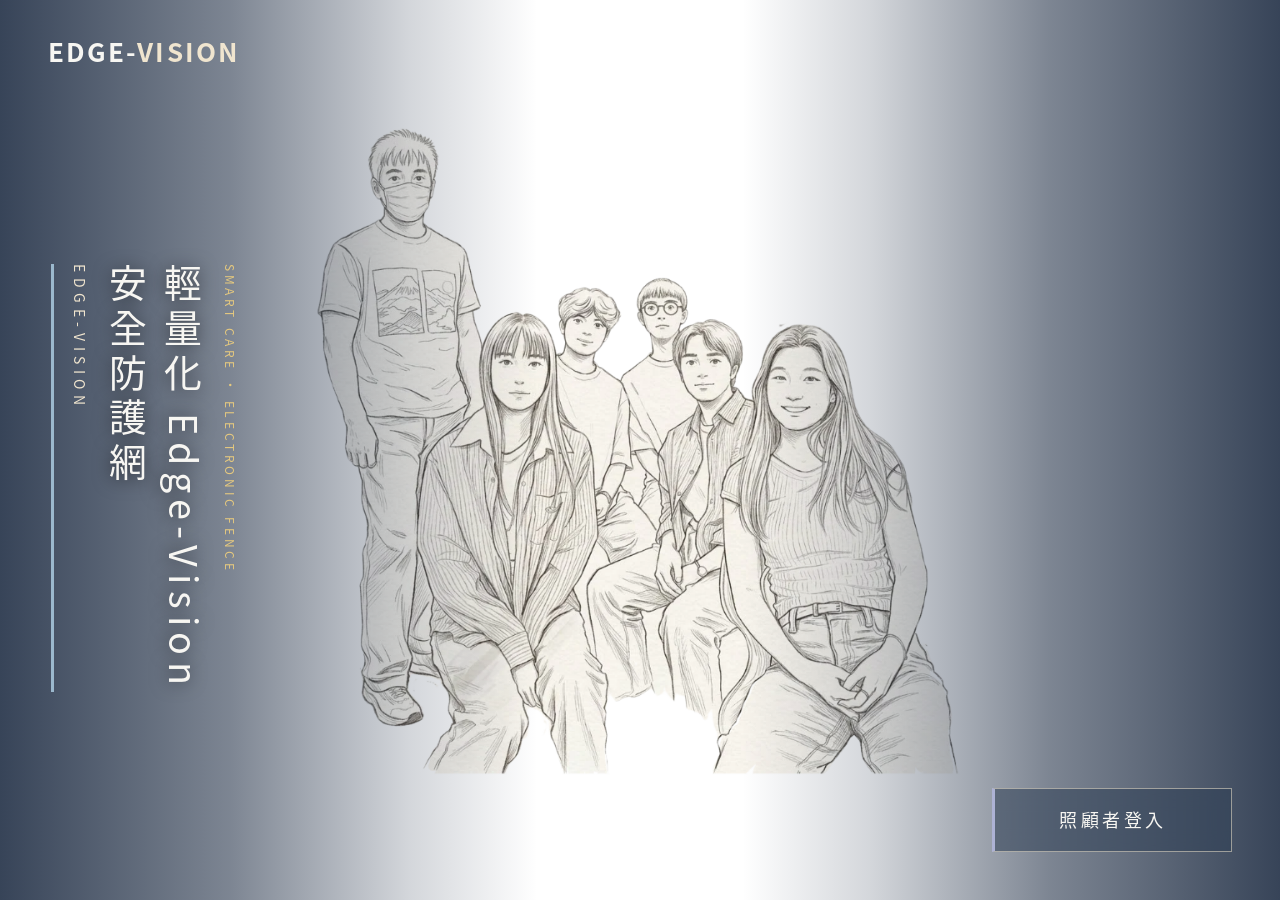
<file: templates/login.html>
<!DOCTYPE html>
<html lang="zh-Hant">
<script src="/static/js/theme-toggle.js"></script>

<head>
  <meta charset="UTF-8" />
  <meta name="viewport" content="width=device-width, initial-scale=1.0" />
  <title>EDGE-Vision 身分選擇</title>
  <link rel="preconnect" href="https://fonts.googleapis.com">
  <link rel="preconnect" href="https://fonts.gstatic.com" crossorigin>
  <link href="https://fonts.googleapis.com/css2?family=Noto+Sans+TC:wght@400;500;700&display=swap" rel="stylesheet">
  <link rel="stylesheet" href="/static/css/design-system.css" />
  <style>
    /* ===================== 電子圍籬配色系統（與監看頁相同） ===================== */
    :root {
      --bg: #101024;
      /* 背景 深紫黑 */
      --card: #171C23;
      /* 卡片 冷灰黑 */
      --primary: #78E3F5;
      /* 冰藍：系統 / 科技 */
      --fence: #D8FF5A;
      /* 螢光黃綠：電子圍籬 */
      --alert: #FF8066;
      /* 珊瑚橘：警示 */
      --text: #F5F1EA;
      /* 暖白文字 */
      --text-muted: rgba(245, 241, 234, 0.72);
      --on-primary: #101024;
      /* 冰藍底上的文字 */
    }

    * {
      box-sizing: border-box;
    }

    html,
    body {
      height: 100%;
    }

    body {
      margin: 0;
      background-color: var(--bg);
      color: var(--text);
      font-family: 'PingFang TC', 'PingFang SC', 'Noto Sans TC', sans-serif;
      overflow: hidden;
      /* 單頁：不捲動 */
    }

    /* ================= 全螢幕背景 ================= */
    .hero {
      position: relative;
      height: 100vh;
      width: 100%;
      overflow: hidden;
      /* 照片：static/img/IMG_4917.png；沒有照片時顯示深色漸層備援 */
      background:
        url('/static/img/IMG_4917.png') center / cover no-repeat,
        radial-gradient(ellipse at 20% 30%, rgba(120, 227, 245, 0.18), transparent 55%),
        radial-gradient(ellipse at 80% 75%, rgba(216, 255, 90, 0.10), transparent 55%),
        var(--bg);
    }

    /* 深色遮罩：左右兩邊較暗，中間保持明亮 */
    .hero::before {
      content: "";
      position: absolute;
      inset: 0;
      background:
        linear-gradient(90deg, rgba(16, 16, 36, 0.92) 0%, rgba(16, 16, 36, 0.6) 18%, rgba(16, 16, 36, 0.2) 32%, rgba(16, 16, 36, 0) 42%),
        linear-gradient(270deg, rgba(16, 16, 36, 0.92) 0%, rgba(16, 16, 36, 0.6) 18%, rgba(16, 16, 36, 0.2) 32%, rgba(16, 16, 36, 0) 42%);
      z-index: 1;
    }

    /* ================= 頂部列 ================= */
    .topbar {
      position: absolute;
      top: 0;
      left: 0;
      right: 0;
      height: 104px;
      z-index: 10;
      display: flex;
      align-items: center;
      padding: 0 48px;
    }

    .brand {
      text-decoration: none;
      color: var(--text);
    }

    .brand-name {
      font-size: 26px;
      font-weight: 700;
      letter-spacing: 0.08em;
    }

    .brand-name b {
      color: var(--primary);
      font-weight: 700;
    }

    /* ================= 左邊直書標題 ================= */
    .title-wrap {
      position: absolute;
      top: 104px;
      bottom: 48px;
      left: 4%;
      z-index: 5;
      display: flex;
      align-items: center;
    }

    .title-area {
      writing-mode: vertical-rl;
      text-orientation: mixed;
      display: flex;
      flex-direction: column;
      /* 直書時：各行由右往左並排 */
      align-items: flex-start;
      gap: 14px;
      max-height: calc(100vh - 172px);
      padding-left: 18px;
      border-left: 3px solid var(--fence);
      /* 螢光黃綠「圍籬」線 */
      animation: introIn 1.2s ease-out both;
    }

    @keyframes introIn {
      from {
        opacity: 0;
        transform: translateX(-16px);
      }

      to {
        opacity: 1;
        transform: none;
      }
    }

    .eyebrow {
      font-size: 12px;
      letter-spacing: 0.3em;
      color: var(--fence);
    }

    .selection-title {
      margin: 0;
      font-size: clamp(30px, 4.2vh, 46px);
      font-weight: 500;
      line-height: 1.45;
      letter-spacing: 0.18em;
      color: var(--text);
      text-shadow: 0 2px 18px rgba(0, 0, 0, 0.6);
    }

    .selection-subtitle-en {
      font-size: 14px;
      letter-spacing: 0.4em;
      color: var(--primary);
    }

    /* ================= 右下角：照顧者登入 ================= */
    .corner-actions {
      position: absolute;
      right: 48px;
      bottom: 48px;
      z-index: 10;
      display: flex;
      flex-direction: column;
      align-items: flex-end;
      gap: 14px;
      animation: introIn 1.2s ease-out 0.5s both;
    }

    /* 主按鈕：直角、半透明；滑鼠移上去文字換成 ENTER */
    .login-btn {
      position: relative;
      width: 240px;
      height: 64px;
      overflow: hidden;
      padding: 0;
      background: rgba(23, 28, 35, 0.55);
      backdrop-filter: blur(10px);
      -webkit-backdrop-filter: blur(10px);
      border: 1px solid rgba(120, 227, 245, 0.55);
      border-left: 3px solid var(--primary);
      border-radius: 0;
      color: var(--text);
      font: inherit;
      cursor: pointer;
      transition: background 0.35s ease, border-color 0.35s ease, box-shadow 0.35s ease;
    }

    .login-btn .label {
      position: absolute;
      inset: 0;
      display: flex;
      align-items: center;
      justify-content: center;
      transition: transform 0.4s ease, opacity 0.4s ease;
    }

    /* 平常顯示：照顧者登入 */
    .login-btn .label-default {
      font-size: 18px;
      font-weight: 500;
      letter-spacing: 0.2em;
    }

    /* 滑上去顯示：ENTER（先藏在下面） */
    .login-btn .label-hover {
      font-size: 18px;
      font-weight: 700;
      letter-spacing: 0.45em;
      color: var(--on-primary);
      transform: translateY(100%);
      opacity: 0;
    }

    .login-btn:hover,
    .login-btn:focus-visible {
      background: var(--primary);
      border-color: var(--primary);
      box-shadow: 0 0 28px rgba(120, 227, 245, 0.45);
      outline: none;
    }

    .login-btn:hover .label-default,
    .login-btn:focus-visible .label-default {
      transform: translateY(-100%);
      opacity: 0;
    }

    .login-btn:hover .label-hover,
    .login-btn:focus-visible .label-hover {
      transform: none;
      opacity: 1;
    }

    /* 次要連結：其他照顧者註冊 */
    .sub-link {
      color: var(--text-muted);
      font-size: 13px;
      letter-spacing: 0.1em;
      text-decoration: none;
      border-bottom: 1px solid transparent;
      transition: color 0.25s ease, border-color 0.25s ease;
    }

    .sub-link:hover {
      color: var(--fence);
      border-bottom-color: var(--fence);
    }

    /* 減少動態偏好：關掉動畫 */
    @media (prefers-reduced-motion: reduce) {

      .title-area,
      .corner-actions {
        animation: none;
      }

      .login-btn .label {
        transition: none;
      }
    }

    /* ================= 手機版 ================= */
    @media (max-width: 760px) {
      .topbar {
        padding: 0 20px;
        height: 80px;
      }

      .brand-name {
        font-size: 20px;
      }

      .hero::before {
        background: linear-gradient(0deg, rgba(16, 16, 36, 0.92) 0%, rgba(16, 16, 36, 0.35) 55%, rgba(16, 16, 36, 0.55) 100%);
      }

      /* 手機：標題改回橫書放上面 */
      .title-wrap {
        top: 96px;
        bottom: auto;
        left: 20px;
        right: 20px;
      }

      .title-area {
        writing-mode: horizontal-tb;
        max-height: none;
        padding-left: 14px;
      }

      .selection-title {
        font-size: 28px;
        letter-spacing: 0.06em;
      }

      .eyebrow {
        font-size: 11px;
        letter-spacing: 0.16em;
      }

      .corner-actions {
        right: 20px;
        left: 20px;
        bottom: 32px;
      }

      .login-btn {
        width: 100%;
      }
    }
  </style>
</head>

<body>

  <div class="hero">
    <!-- 頂部列 -->
    <header class="topbar">
      <a href="/" class="brand">
        <span class="brand-name">EDGE-<b>VISION</b></span>
      </a>
    </header>

    <!-- 左邊直書標題 -->
    <div class="title-wrap">
      <div class="title-area">
        <span class="eyebrow">SMART CARE · ELECTRONIC FENCE</span>
        <h1 class="selection-title">輕量化 Edge-Vision<br>安全防護網</h1>
        <div class="selection-subtitle-en">EDGE-VISION</div>
      </div>
    </div>

    <!-- 右下角：照顧者登入（滑上去顯示 ENTER） -->
    <div class="corner-actions">
      <button type="button" class="login-btn" onclick="window.location.href='/monitor'" aria-label="照顧者登入">
        <span class="label label-default">照顧者登入</span>
        <span class="label label-hover">ENTER →</span>
      </button>
    </div>
  </div>

</body>

</html>
</file>
<file: static/css/design-system.css>
@font-face {
  font-family: 'Iansui-Regular';
  src: url('../fonts/Iansui-Regular.ttf') format('truetype');
  font-weight: normal;
  font-style: normal;
  font-display: swap;
}


:root {
  /* ---- 新配色主變數 ---- */
  --bg: #101024;
  /* 背景 深紫黑 */
  --card: #171C23;
  /* 卡片 冷灰黑 */
  --primary: #78E3F5;
  /* 冰藍：系統 / 科技 */
  --fence: #D8FF5A;
  /* 螢光黃綠：電子圍籬 / 偵測區域 */
  --alert: #FF8066;
  /* 珊瑚橘：異常 / 警報 */
  --text: #F5F1EA;
  /* 暖白文字 */

  /* ---- 背景與表面 ---- */
  --color-bg: #101024;
  --color-bg-elevated: #131729;
  --color-surface: #171C23;
  --color-surface-alt: #1E2530;
  --color-border: #2A3140;
  --color-border-soft: #20263A;

  /* ---- 文字色彩 ---- */
  --color-text: #F5F1EA;
  --color-text-muted: rgba(245, 241, 234, 0.72);
  --color-text-faint: rgba(245, 241, 234, 0.42);

  /* ---- 主色（原本的金色 → 冰藍） ---- */
  --color-primary: #78E3F5;
  --color-primary-light: #B4F1FA;
  --color-primary-dim: #4FB8CC;
  --color-safe: #78E3F5;
  --color-offline: #5A6275;

  /* ---- 三級警報色 ---- */
  --alert-1-yellow: #D8FF5A;
  /* 一級提示：圍籬黃綠 */
  --alert-1-yellow-bg: rgba(216, 255, 90, 0.12);
  --alert-2-orange: #FF8066;
  /* 二級警報：珊瑚橘 */
  --alert-2-orange-bg: rgba(255, 128, 102, 0.14);
  --alert-3-red: #FF4D6A;
  /* 三級緊急：加深的紅 */
  --alert-3-red-bg: rgba(255, 77, 106, 0.16);

  /* ---- 網格線 ---- */
  --grid-line: rgba(245, 241, 234, 0.14);

  --font-display: 'PingFang TC', 'PingFang SC', 'Noto Sans TC', sans-serif;
  --font-body: 'PingFang TC', 'PingFang SC', 'Noto Sans TC', sans-serif;

  --radius-sm: 0px;
  --radius-md: 0px;
  --radius-lg: 0px;
  --transition: all 0.25s cubic-bezier(0.4, 0, 0.2, 1);
  --shadow-base: 0 4px 16px rgba(0, 0, 0, 0.5), 0 0 10px rgba(120, 227, 245, 0.08);
  --shadow-hover: 0 18px 25px rgba(0, 0, 0, 0.75), 0 22px 30px -4px rgba(120, 227, 245, 0.35);
}

* {
  box-sizing: border-box;
}

/* 全站背景：與登入頁第二頁相同的深藍漸層 */
html,
body {
  margin: 0;
  padding: 0;
  background-color: var(--color-bg);
  background-image:
    radial-gradient(ellipse at 20% 30%, rgba(120, 227, 245, 0.14), transparent 55%),
    radial-gradient(ellipse at 80% 75%, rgba(216, 255, 90, 0.07), transparent 55%),
    linear-gradient(90deg, #101024 0%, #1B2238 22%, #2A3450 50%, #1B2238 78%, #101024 100%);
  background-attachment: fixed;
  color: var(--color-text);
  font-family: var(--font-body);
  -webkit-font-smoothing: antialiased;
}

h1,
h2,
h3 {
  font-family: var(--font-display);
  font-weight: 500;
  letter-spacing: 0.02em;
  margin: 0 0 8px;
}

h1 {
  font-size: 32px;
}

h2 {
  font-size: 24px;
}

h3 {
  font-size: 18px;
}

p {
  line-height: 1.6;
  color: var(--color-text-muted);
  margin: 0 0 12px;
}

a {
  color: var(--color-primary);
  text-decoration: none;
}

.app-shell {
  max-width: 1180px;
  margin: 0 auto;
  padding: 32px 20px 80px;
}

.card {
  background: linear-gradient(145deg, var(--color-surface), rgba(19, 23, 41, 0.95));
  border: 1px solid var(--color-border);
  border-radius: var(--radius-md);
  padding: 24px;
  transition: var(--transition);
  position: relative;
  box-shadow: none;
}

.card:hover {
  transform: translateY(-5px);
  border-color: var(--color-primary);
  box-shadow: none !important;
  background: linear-gradient(145deg, var(--color-surface-alt), var(--color-surface));
}

.grid {
  display: grid;
  gap: 18px;
}

.stack {
  display: flex;
  flex-direction: column;
  gap: 10px;
}

.row {
  display: flex;
  align-items: center;
  gap: 10px;
}

.muted {
  color: var(--color-text-muted);
  font-size: 13px;
}

::-webkit-scrollbar {
  width: 10px;
  height: 10px;
}

::-webkit-scrollbar-thumb {
  background: var(--color-border);
  border-radius: 0px;
}

/* =========================================================
   EDGE-VISION 品牌標誌（全站共用）
   用法：<a href="/" class="brand"><span class="brand-name">EDGE-<b>VISION</b></span></a>
   ========================================================= */
.brand {
  display: flex;
  align-items: center;
  gap: 12px;
  text-decoration: none;
  color: var(--color-text);
}

.brand-name {
  font-size: 26px;
  font-weight: 700;
  letter-spacing: 0.08em;
  color: var(--color-text);
}

.brand-name b {
  color: var(--color-primary);
  font-weight: 700;
}

@media (max-width: 760px) {
  .brand-name {
    font-size: 20px;
  }
}

/* ---- 舊版標誌相容（還沒改 HTML 的頁面也會接近新樣式） ---- */
.nav-brand {
  display: flex;
  align-items: center;
  gap: 10px;
  text-decoration: none;
}

.brand-dot {
  display: none;
  /* 新標誌不使用圓點 */
}

.brand-title {
  font-size: 26px;
  color: var(--color-text);
  letter-spacing: 0.08em;
  font-weight: 700;
  text-transform: uppercase;
}

/* ===================== 頂部導覽列 =====================
   隨頁面自然滾動、自適應高度、左右留 32px */
.navbar-header {
  position: absolute;
  top: 0;
  left: 0;
  right: 0;
  height: auto;
  max-width: none;
  margin: 0;
  padding: 16px 32px;
  display: flex;
  justify-content: space-between;
  align-items: center;
  background: transparent;
  z-index: 1000;
  pointer-events: auto;
}

/* 頂部列改為由各頁面容器自定義頂部距離，避免 body 重複堆疊推擠 */
body:has(.navbar-header) {
  padding-top: 0;
}

@media (max-width: 760px) {
  .navbar-header {
    height: 60px;
    padding: 0 16px;
  }

  body:has(.navbar-header) {
    padding-top: 0;
  }
}

.hamburger-menu-wrapper {
  position: relative;
  z-index: 1001;
}

.hamburger-btn {
  appearance: none;
  -webkit-appearance: none;
  background-color: var(--color-surface) !important;
  border: 1.5px solid var(--color-primary) !important;
  border-radius: 0px !important;
  outline: none;
  width: 44px;
  height: 44px;
  min-width: 44px;
  min-height: 44px;
  padding: 0;
  margin: 0;
  display: flex !important;
  flex-direction: column !important;
  justify-content: center !important;
  align-items: center !important;
  gap: 5px !important;
  cursor: pointer;
  transition: var(--transition);
  box-shadow: 0 4px 12px rgba(0, 0, 0, 0.5);
}

.hamburger-btn:hover {
  background-color: var(--color-surface-alt) !important;
  box-shadow: 0 0 14px rgba(120, 227, 245, 0.35);
}

.hamburger-btn span {
  display: block !important;
  width: 22px !important;
  height: 2px !important;
  background-color: var(--color-primary) !important;
  border-radius: 0px !important;
  transition: transform 0.3s ease, opacity 0.3s ease;
  pointer-events: none;
}

.hamburger-menu-wrapper.open .hamburger-btn span:nth-child(1) {
  transform: translateY(7px) rotate(45deg);
}

.hamburger-menu-wrapper.open .hamburger-btn span:nth-child(2) {
  opacity: 0;
}

.hamburger-menu-wrapper.open .hamburger-btn span:nth-child(3) {
  transform: translateY(-7px) rotate(-45deg);
}

/* 下拉選單 */
.hamburger-dropdown {
  position: absolute;
  top: calc(100% + 8px);
  right: 0;
  width: 280px;
  background: rgba(23, 28, 35, 0.94);
  backdrop-filter: blur(16px);
  -webkit-backdrop-filter: blur(16px);
  border: 1.5px solid var(--color-primary);
  border-radius: 0px;
  box-shadow: 0 20px 40px rgba(0, 0, 0, 0.85), 0 0 20px rgba(120, 227, 245, 0.15);
  display: none !important;
  flex-direction: column;
  max-height: 420px;
  overflow-y: auto;
  z-index: 1002;
  pointer-events: none;
}

.hamburger-menu-wrapper.open .hamburger-dropdown {
  display: flex !important;
  pointer-events: auto;
}

.dropdown-header {
  padding: 12px 18px;
  font-size: 12px;
  color: var(--color-primary);
  border-bottom: 1px solid rgba(255, 255, 255, 0.08);
  letter-spacing: 0.05em;
}

.dropdown-item {
  display: flex;
  justify-content: space-between;
  align-items: center;
  padding: 14px 18px;
  color: var(--color-text);
  font-size: 15px;
  text-decoration: none;
  border-bottom: 1px solid rgba(255, 255, 255, 0.04);
  transition: background 0.2s ease, color 0.2s ease;
}

.dropdown-item:last-child {
  border-bottom: none;
}

.dropdown-item:hover {
  background: rgba(120, 227, 245, 0.12);
  color: var(--color-primary-light);
}

.dropdown-item.active {
  background: rgba(120, 227, 245, 0.2);
  color: var(--color-primary-light);
  font-weight: bold;
}

.dropdown-item.active::after {
  content: "✓";
  color: var(--color-primary);
  font-size: 16px;
}

.camera-grid {
  display: grid;
  /* 使用 auto-fit 讓方塊會自動根據可用空間排版，最小不小於 300px */
  grid-template-columns: repeat(auto-fit, minmax(300px, 1fr));
  gap: 20px;
  position: relative;
  z-index: 10;
}

.cam-card {
  position: relative;
  z-index: 11;
  cursor: pointer !important;
  user-select: none;
}

.cam-status-tag,
.status-pill {
  display: inline-flex;
  align-items: center;
  justify-content: center;
  padding: 4px 10px;
  min-height: 24px;
  font-size: 12px;
  line-height: 1.2;
  white-space: nowrap;
}

/* ====== 系統設定與彈窗共用樣式 ====== */
.cam-modal-backdrop {
  position: fixed;
  inset: 0;
  background: rgba(10, 10, 26, 0.88);
  backdrop-filter: blur(10px);
  -webkit-backdrop-filter: blur(10px);
  display: none;
  align-items: center;
  justify-content: center;
  z-index: 10000;
  padding: 20px;
}

.cam-modal-backdrop.open {
  display: flex !important;
}

.cam-modal-window {
  background: var(--color-surface);
  border: 1.5px solid var(--color-primary);
  width: 100%;
  max-width: 860px;
  border-radius: 12px;
  overflow: hidden;
  display: flex;
  flex-direction: column;
  box-shadow: 0 20px 50px rgba(0, 0, 0, 0.8), 0 0 25px rgba(120, 227, 245, 0.18);
}

.modal-topbar {
  display: flex;
  justify-content: space-between;
  align-items: center;
  padding: 16px 20px;
  background: var(--color-bg-elevated);
  border-bottom: 1px solid var(--color-border);
}

.modal-title {
  font-size: 18px;
  color: var(--color-text);
  font-weight: bold;
  display: flex;
  align-items: center;
  gap: 10px;
}

.modal-close-btn {
  background: transparent;
  border: 1px solid var(--color-primary);
  color: var(--color-primary);
  width: 28px;
  height: 28px;
  display: flex;
  align-items: center;
  justify-content: center;
  font-size: 16px;
  cursor: pointer;
  border-radius: 4px;
  transition: all 0.2s ease;
}

.modal-close-btn:hover {
  background: var(--color-primary);
  color: var(--color-bg);
}

.btn-primary {
  background: linear-gradient(135deg, rgba(120, 227, 245, 0.18) 0%, rgba(120, 227, 245, 0.05) 100%);
  border: 1px solid var(--color-primary);
  color: var(--color-primary);
  padding: 10px 20px;
  font-size: 15px;
  font-weight: bold;
  border-radius: 6px;
  cursor: pointer;
  display: inline-flex;
  align-items: center;
  justify-content: center;
  gap: 8px;
  transition: all 0.3s ease;
  box-shadow: 0 4px 12px rgba(120, 227, 245, 0.1);
}

.btn-primary:hover {
  background: linear-gradient(135deg, rgba(120, 227, 245, 0.3) 0%, rgba(120, 227, 245, 0.1) 100%);
  box-shadow: 0 6px 16px rgba(120, 227, 245, 0.22);
  transform: translateY(-2px);
  color: var(--color-text);
}

.btn-primary:active {
  transform: translateY(0);
}

/* ===== 全站字體：源樣黑體 GenYoMin2 ===== */
@font-face {
  font-family: 'EVFont';
  src: url('/static/fonts/GenYoMin2-L.woff2') format('woff2');
  font-weight: 300;
  font-display: swap;
}
@font-face {
  font-family: 'EVFont';
  src: url('/static/fonts/GenYoMin2-R.woff2') format('woff2');
  font-weight: 400 500;
  font-display: swap;
}
@font-face {
  font-family: 'EVFont';
  src: url('/static/fonts/GenYoMin2-B.woff2') format('woff2');
  font-weight: 600 700;
  font-display: swap;
}
@font-face {
  font-family: 'EVFont';
  src: url('/static/fonts/GenYoMin2-H.woff2') format('woff2');
  font-weight: 800 900;
  font-display: swap;
}

html, body, button, input, select, textarea,
h1, h2, h3, h4, h5, h6, p, span, a, div, label, strong, b, td, th, li, small {
  font-family: 'EVFont', 'PingFang TC', sans-serif !important;
}


/* ===== 全站放大 ===== */
body {
  zoom: 1.1;
}
</file>
